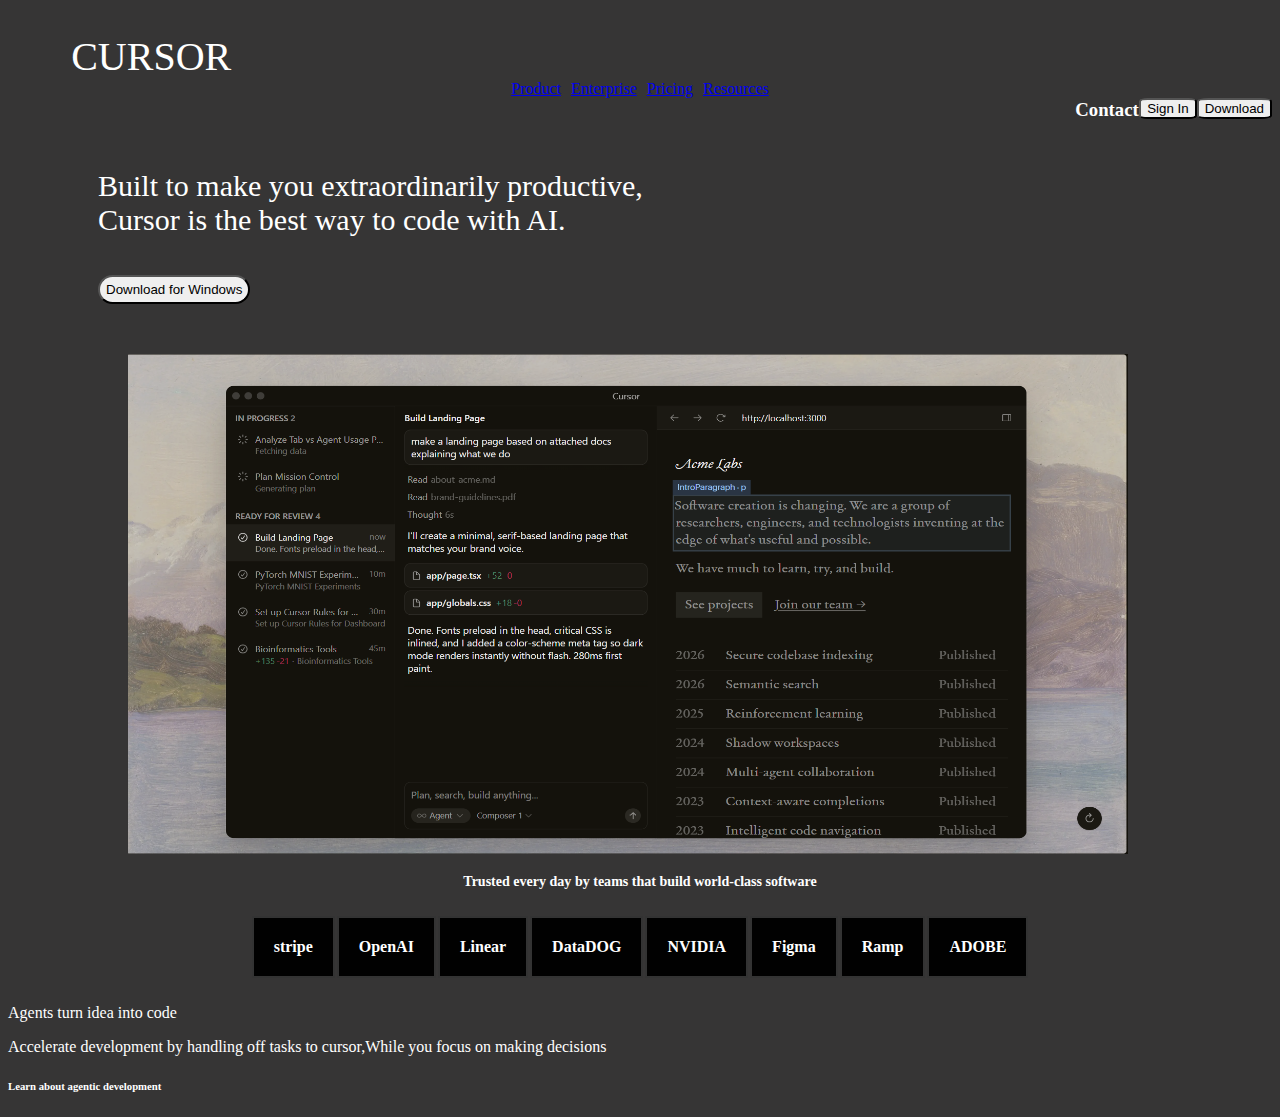
<file: project2/index.html>
<!DOCTYPE html>
<html lang="en">
<head>
    <meta charset="UTF-8">
    <meta name="viewport" content="width=device-width, initial-scale=1.0">
    <title>Document</title>
    <link  rel="stylesheet" href="index.css">
</head>
<body>
    <header>
        <nav>
            <div class="h1">CURSOR</div>
            <div class="h2">
                <a href="#">Product</a> 
                <a href="#">Enterprise</a> 
                <a href="#">Pricing</a> 
                <a href="#">Resources</a>
            </div>

            <div class="h3">
                <h3 class="h33">Contact</h3>
                <button class="h31">Sign In</button>
                <button class="h32">Download</button>
            </div>
        </nav>
    </header>

    <main>
        <div class="m1">
            <p>Built to make you extraordinarily productive,<br> Cursor is the best way to code with AI.</p>
            <button class="m12">Download for Windows</button>
        </div>

        <div class="image">
            <img src="image.png" width="1000" height="500">
            </div>

        <div class="m2">
            <h3>Trusted every day by teams that build world-class software</h3>
        </div>
        <div >
            <ul class="brands" >
            
                <li class="brands-flex">stripe</li>
                <li class="brands-flex">OpenAI</li>
                <li class="brands-flex">Linear</li>
                <li class="brands-flex">DataDOG</li>
                <li class="brands-flex">NVIDIA</li>
                <li class="brands-flex">Figma</li>
                <li class="brands-flex">Ramp</li>
                <li class="brands-flex">ADOBE</li>
            </ul>
        </div>
        
    </main>

    <section class="agent">
        <div>Agents turn idea into code</div>
        <p>Accelerate development by handling off tasks to cursor,While you focus on making decisions </p>
        <h6>Learn about agentic development</h6>
    </section>


</body>
</html>
</file>
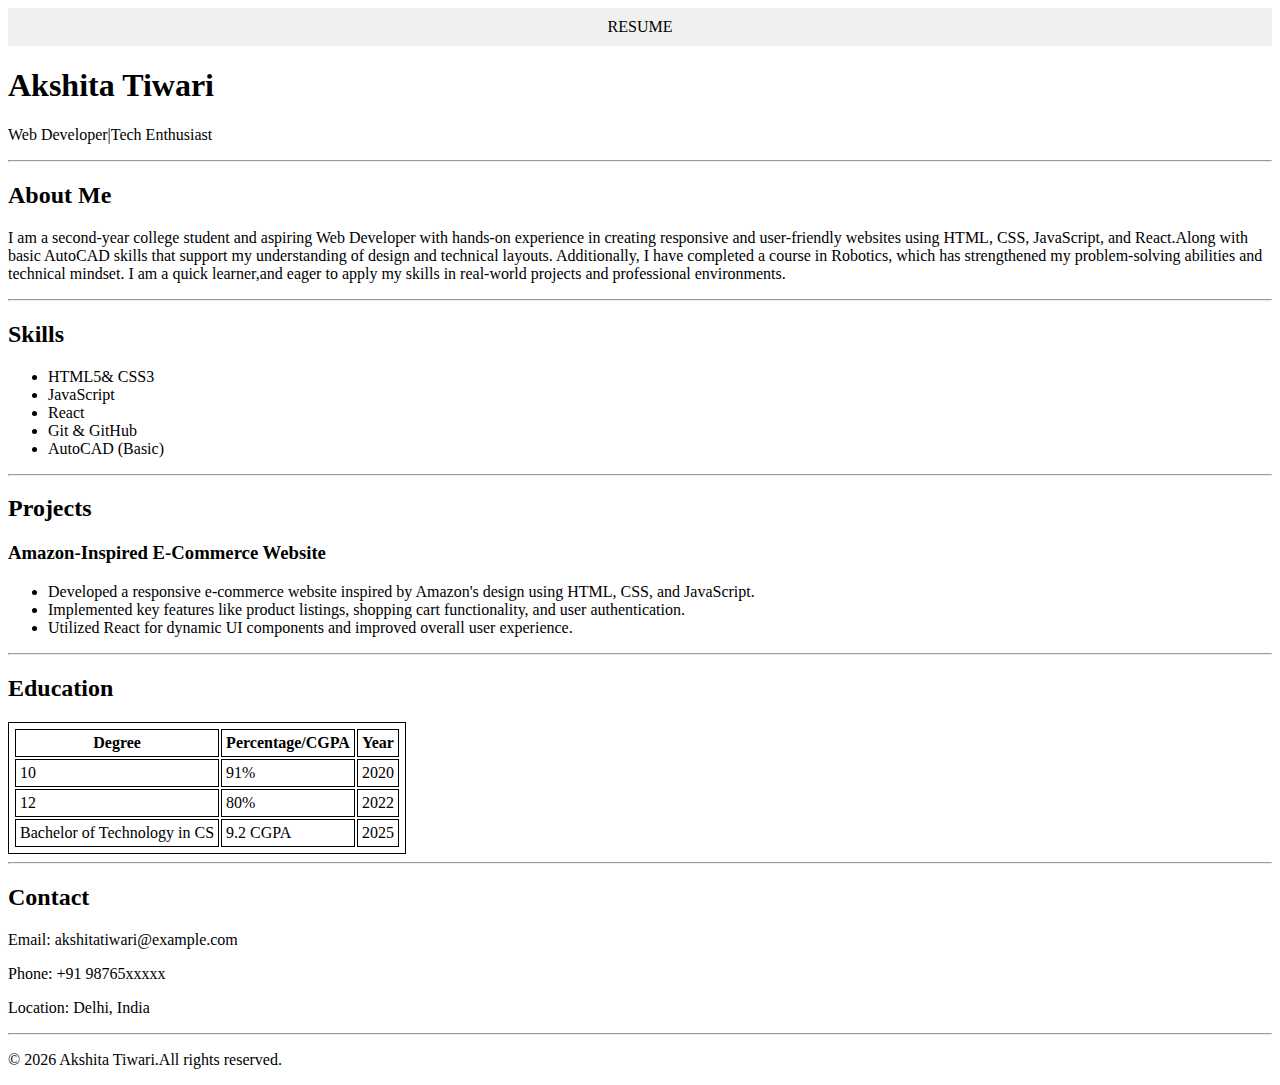
<file: Resume/index.html>
<!DOCTYPE html>
<html lang="en">
<head>
  <meta charset="UTF-8">
  <meta name="viewport" content="width=device-width, initial-scale=1.0">
  <title>Resume</title>
  <style>
    table, th, td {
      border: 1px solid black;
      
      padding: 4px;
    }
  </style>
</head>
<body>
  <header style="text-align: center; background-color: #f0f0f0; padding: 10px;">RESUME</header>
  <h1>Akshita Tiwari</h1>
  <p>Web Developer|Tech Enthusiast</p>
  <hr>
  <h2>About Me</h2>
  <p>I am a second-year college student and aspiring Web Developer with hands-on experience in creating responsive and user-friendly websites using HTML, CSS, JavaScript, and React.Along with basic AutoCAD skills that support my understanding of design and technical layouts. Additionally, I have completed a course in Robotics, which has strengthened my problem-solving abilities and technical mindset. I am a quick learner,and eager to apply my skills in real-world projects and professional environments.</p>
  <hr>
  <h2>Skills</h2>
  <ul>
    <li>HTML5& CSS3</li>
    <li>JavaScript</li>
    <li>React</li>
    <li>Git & GitHub</li>
    <li>AutoCAD (Basic)</li>
  </ul>

  <hr>
  <h2>Projects</h2>
  <h3>Amazon-Inspired E-Commerce Website</h3>
  <ul>
    <li>Developed a responsive e-commerce website inspired by Amazon's design using HTML, CSS, and JavaScript.</li>
    <li>Implemented key features like product listings, shopping cart functionality, and user authentication.</li>
    <li>Utilized React for dynamic UI components and improved overall user experience.</li>
  </ul>
<hr>
<h2>Education</h2>
<table>
  
  <tr>
    <th>Degree</th>
    <th>Percentage/CGPA</th>
    <th>Year</th>
    </tr>
    <tr>
      <td>10</td>
      <td>91%</td>
      <td>2020</td>
    </tr>
    <tr>
      <td>12</td>
      <td>80%</td>
      <td>2022</td>
      </tr>
    <tr>
      <td>Bachelor of Technology in CS</td>
      <td>9.2 CGPA</td>
      <td>2025 </td>
  </table>
  <hr>
  <h2>Contact</h2>
  <p>Email: akshitatiwari@example.com</p>
  <p>Phone: +91 98765xxxxx</p>
  <p>Location: Delhi, India</p>

  <hr>
  <footer>
  <p>&copy; 2026 Akshita Tiwari.All rights reserved.</p>
  </footer>
  
</body>
</html>
</file>
<file: project2/index.css>
body{
    background-color: rgb(54, 53, 53);
}

nav {
  display: block;
}
.nav a {
  color: white;
  text-decoration: none;
}

.h1{
    color: #ffff;
    margin-left: auto;
    font-size: 40px;;
    font-family: Georgia, 'Times New Roman', Times, serif;
    padding-left: 5%;
    padding-top: 2%;

}
.h2{
    list-style: none;
    color:#ffff;
    text-decoration: none;
    font-synthesis-style: none;
    display: flex;
    justify-content: center;
    gap: 10px;
    

}



.h3{color:#ffff;
    display: flex;
    justify-content: right;
}

.h31, .h32 {
    
    border-radius: 15%;
    height:fit-content;
    width:max-content;
}
.h33{
    margin-top:0.5px;
    margin-right:0.5px;
}

.m1{
    color: #ffff;
    font-size: 30px;
    margin-left:90px;
}

.m12{
    border-radius: 30px;
    padding-top: 5px;
    padding-bottom: 5px;
}

.image{
    margin-left: 120px;
    margin-top:50px;
   color: #ffff;
}

.m2{
    color: #ffff;
    text-align: center;
    font-size:12px;

}

.brands{
    list-style-type: none;
    display: flex;
    flex-wrap: wrap; 
    justify-content: center;
    gap: 2px;     
    padding: 10px;
    color: #ffff;

}
.brands-flex{
    text-decoration-style: double;
    font-weight: bold;

    border: 2px solid #333; 
    padding: 20px;
    background-color: #010101;
    flex: auto auto auto auto; 
    box-sizing: border-box;
}

.agent{
    color: #ffff;
}
</file>
